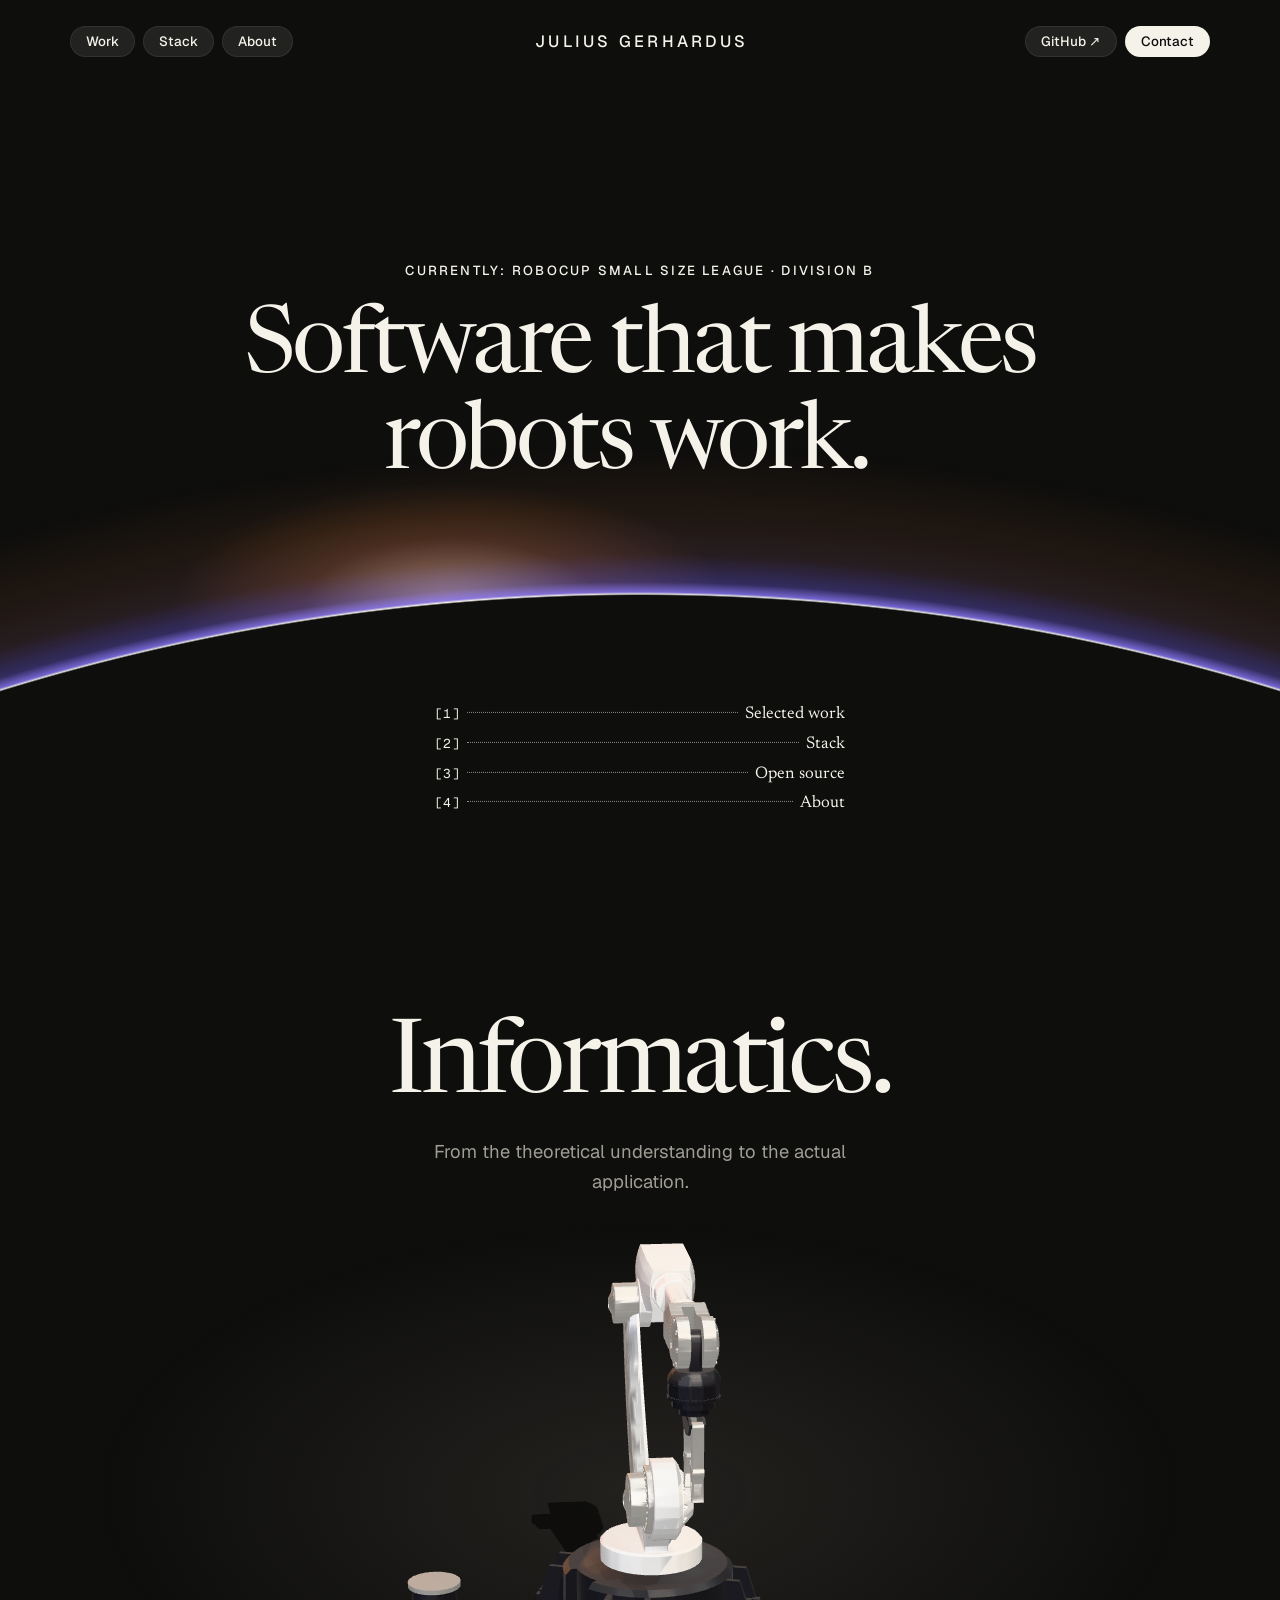
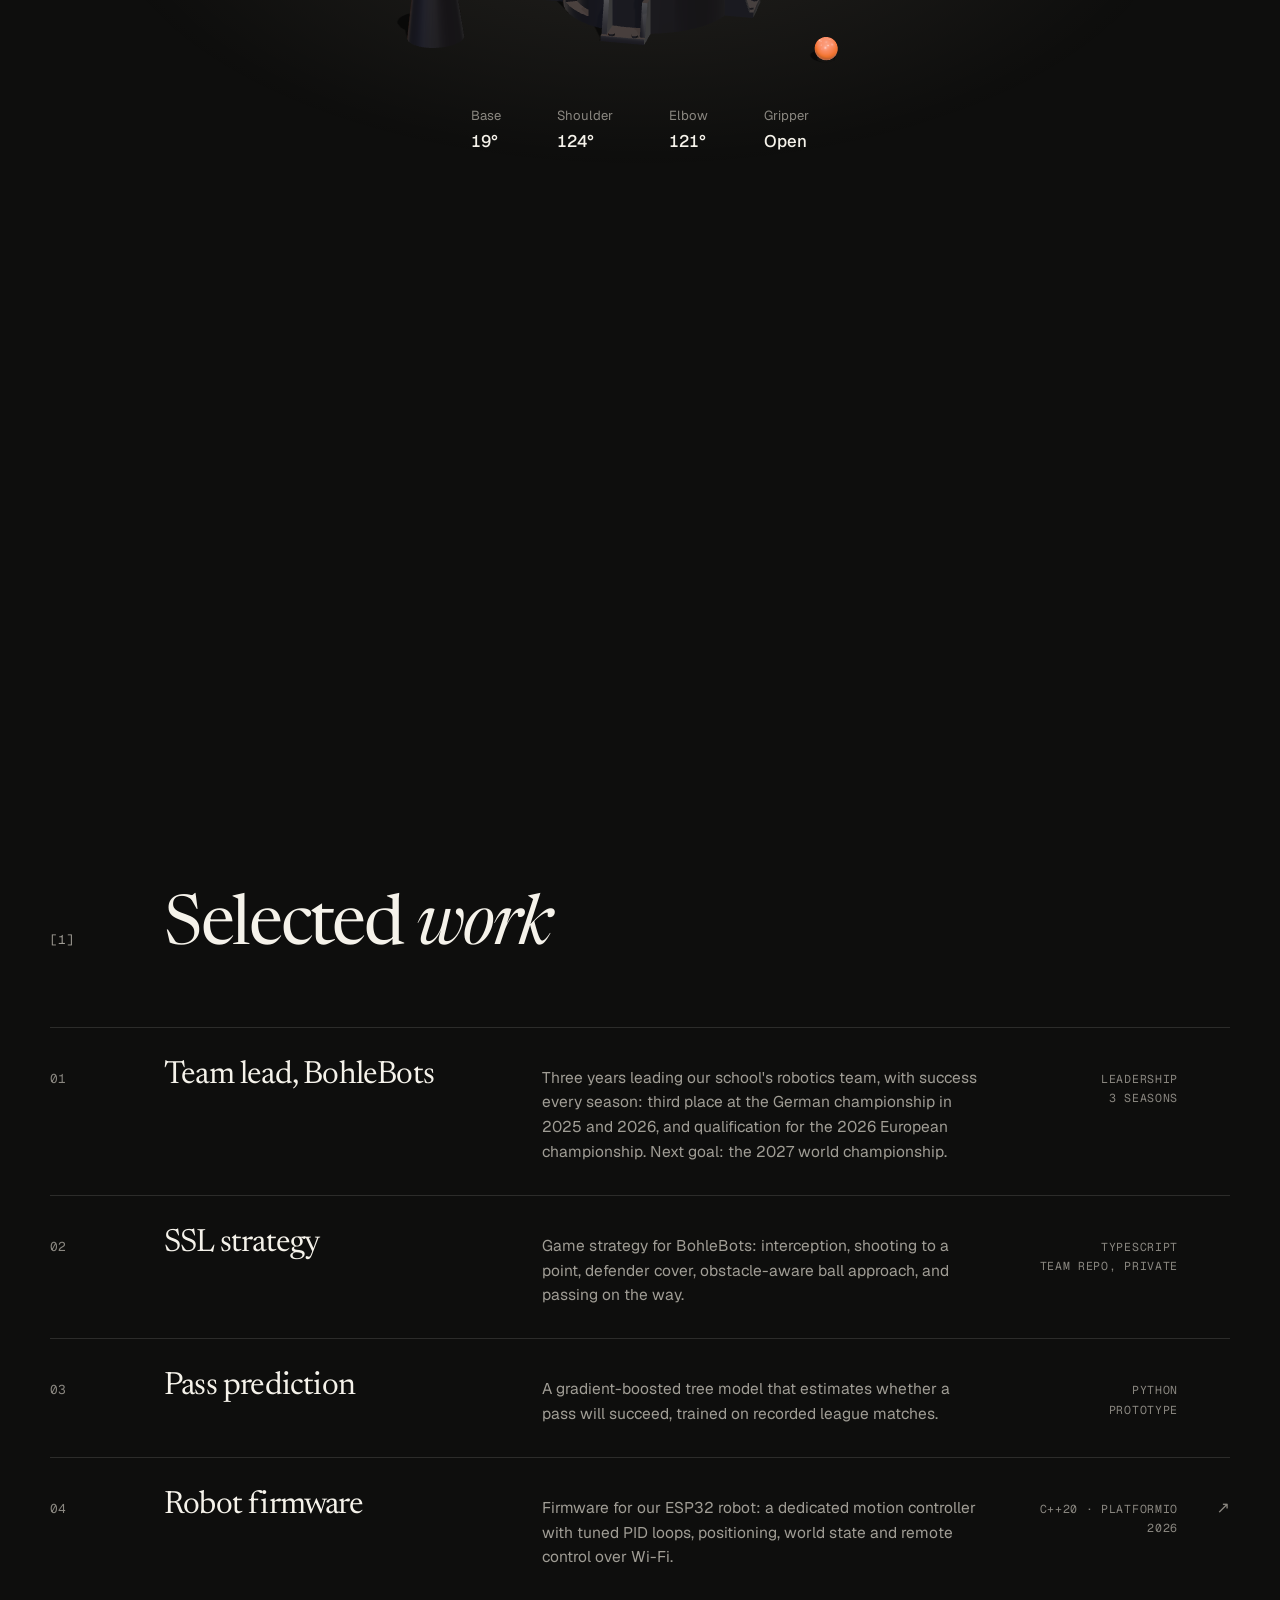
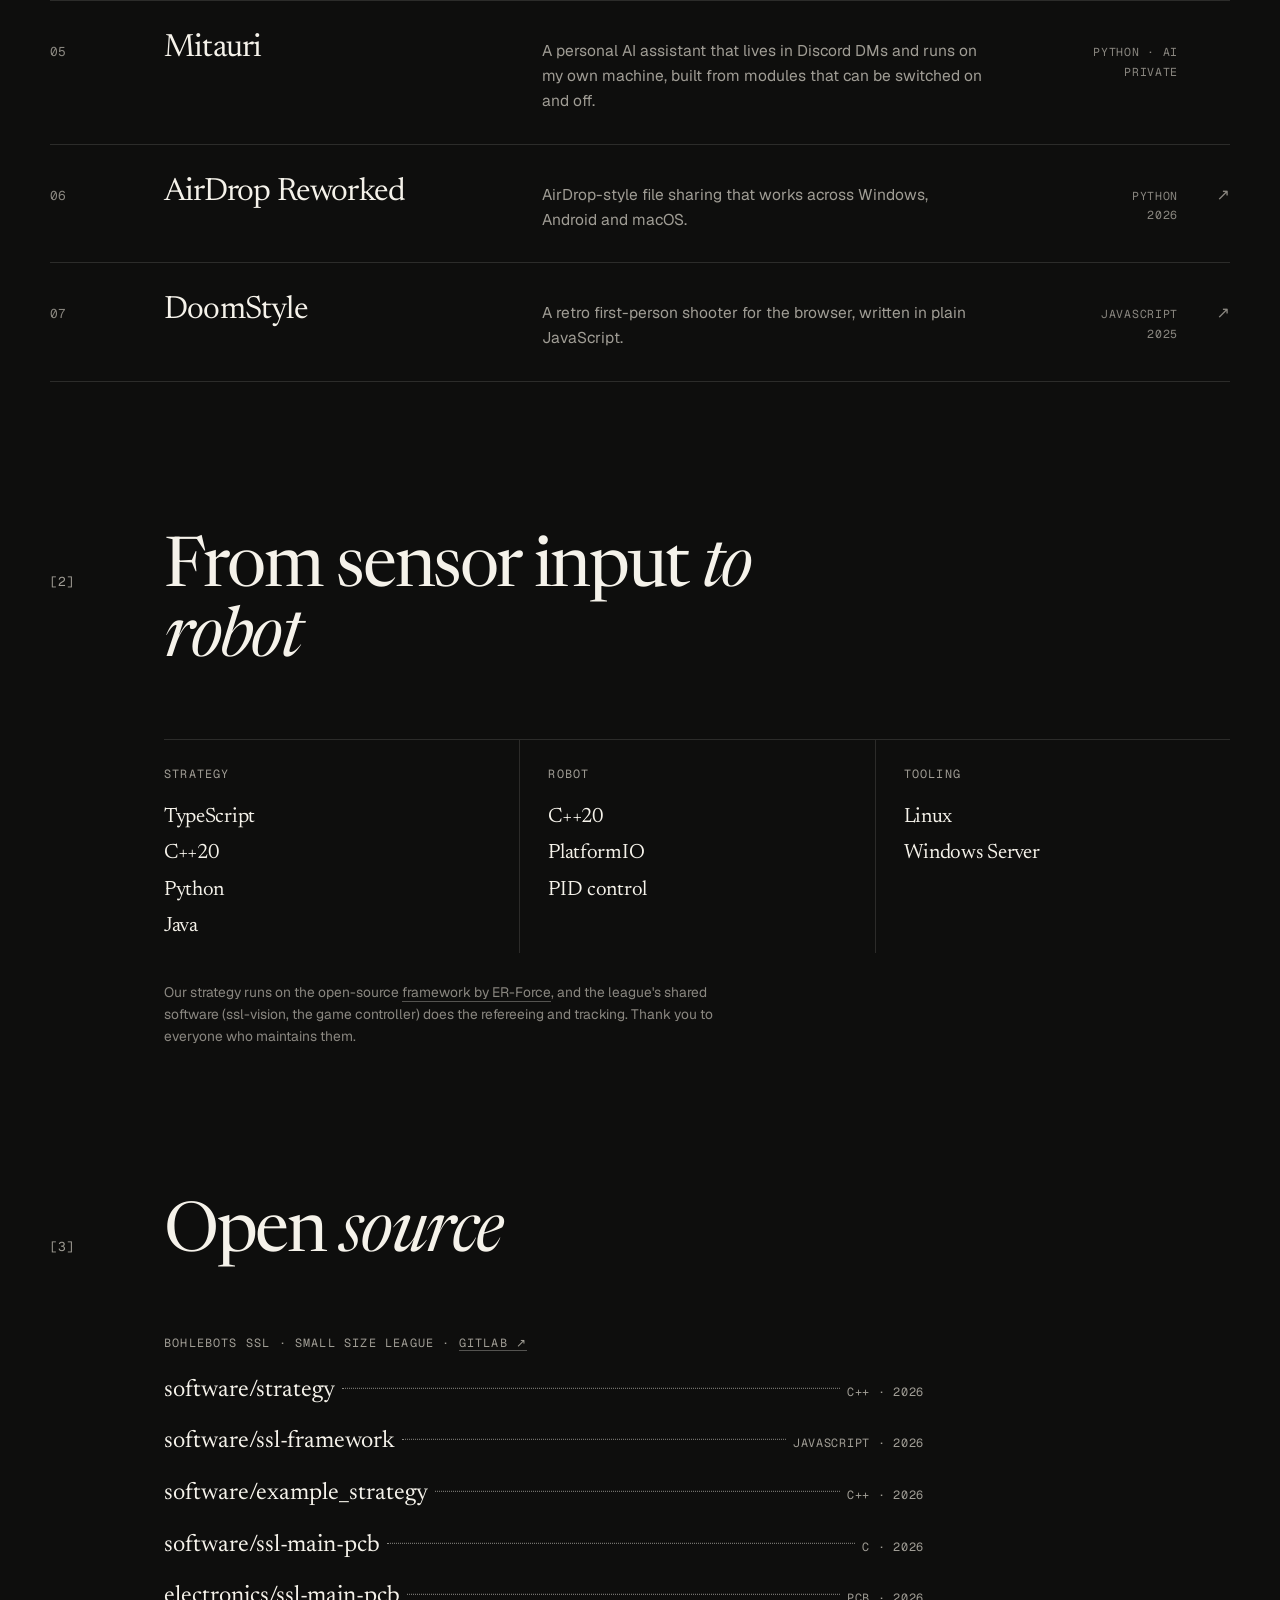
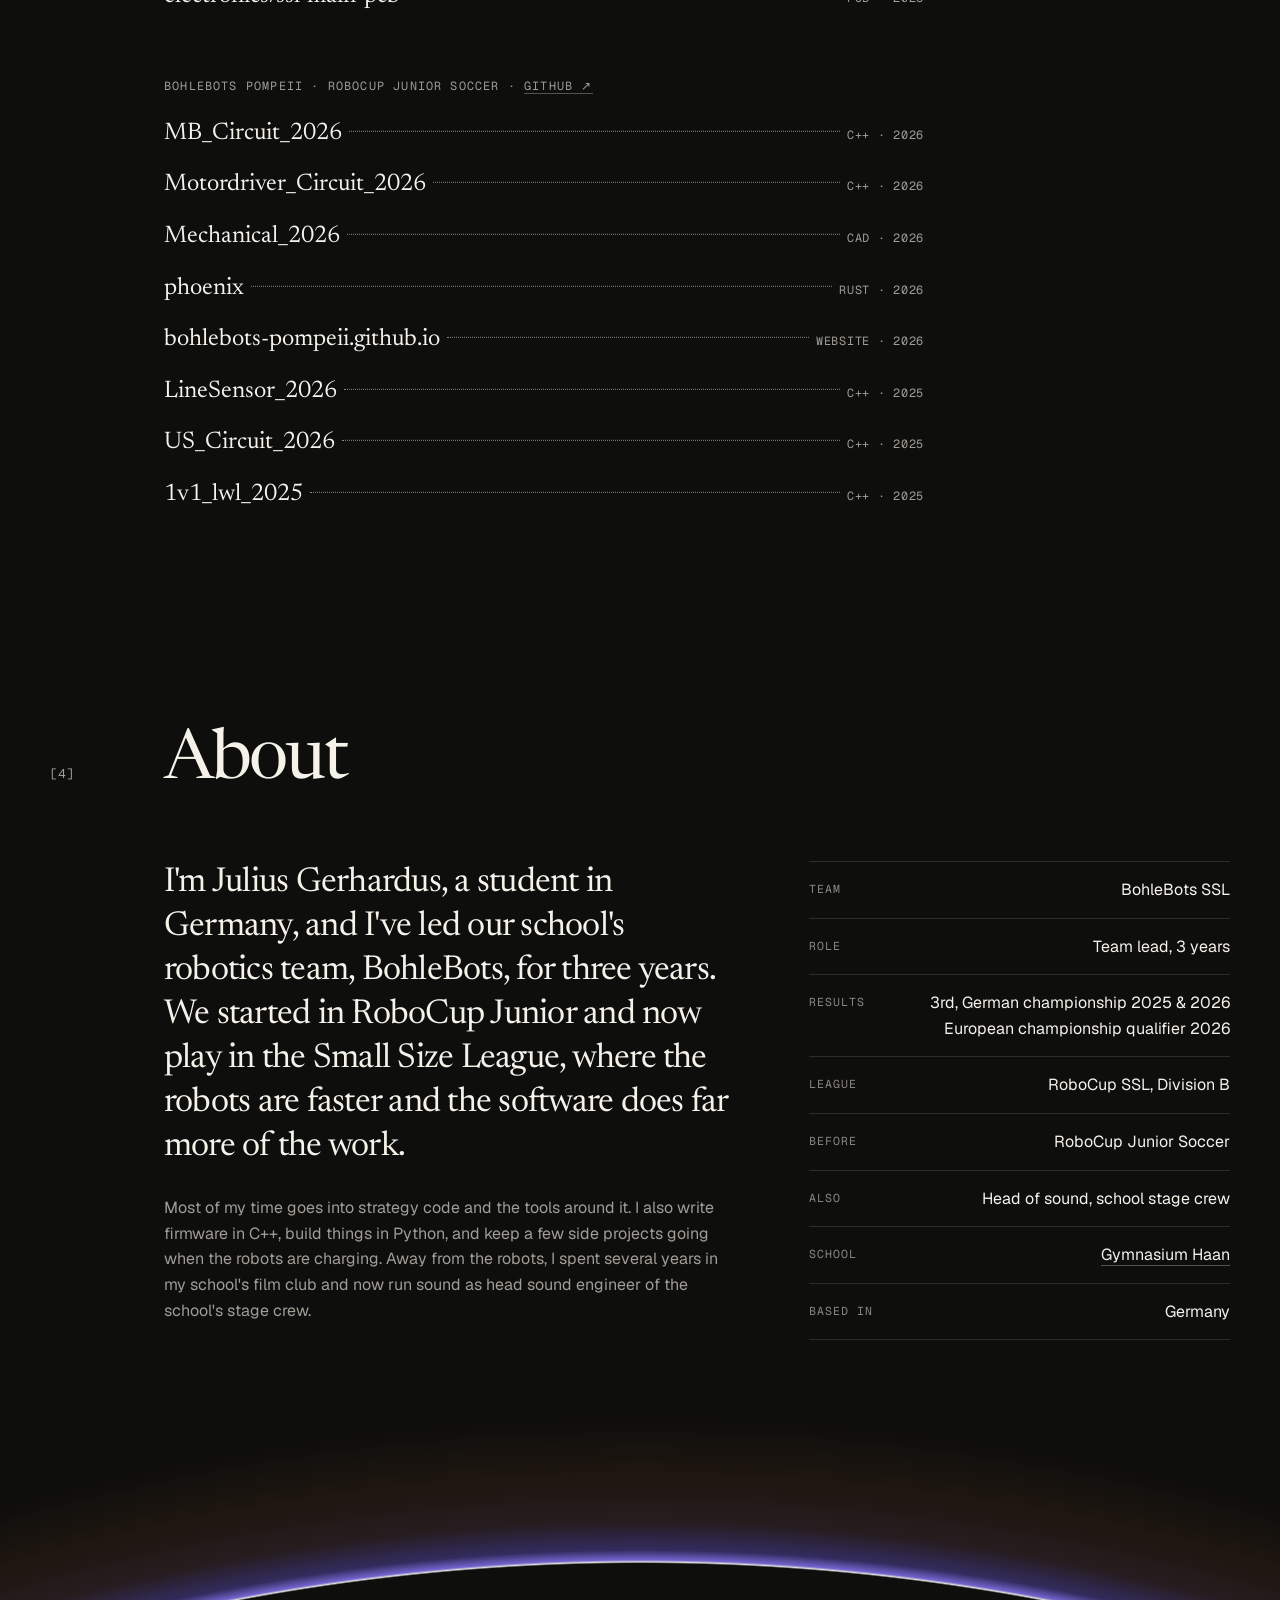
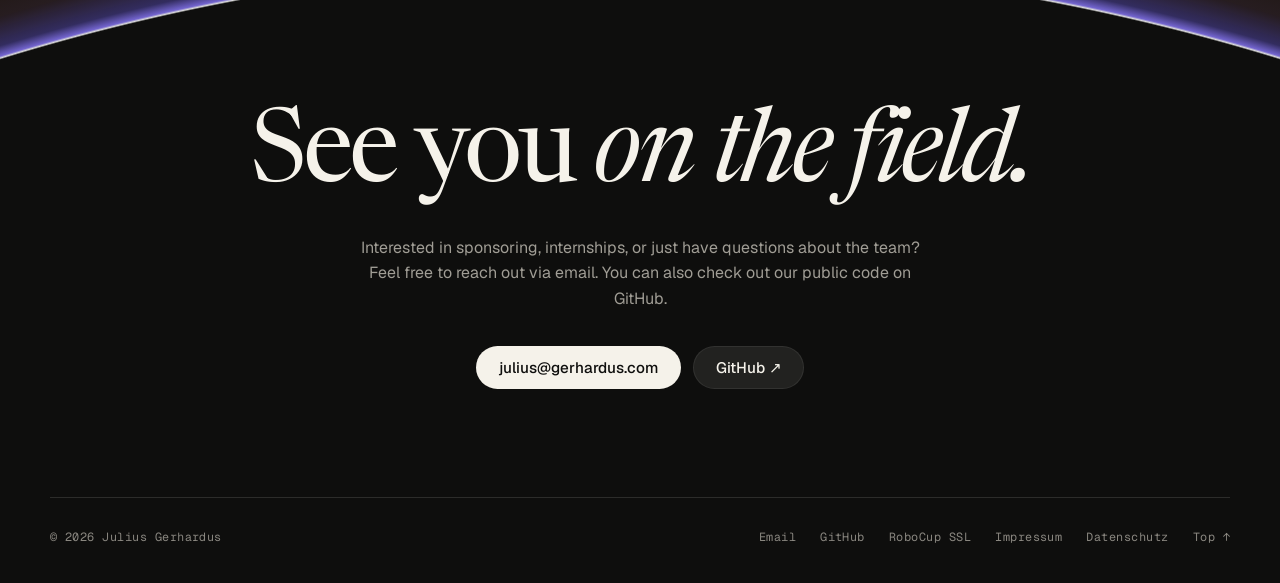
<file: index.html>
<!DOCTYPE html>
<html lang="en">
<head>
    <meta charset="utf-8" />
    <meta name="viewport" content="width=device-width, initial-scale=1" />
    <title>Julius Gerhardus | Robotics software and team lead at BohleBots</title>
    <meta name="description" content="Julius Gerhardus is a student from Germany and team lead of BohleBots, a RoboCup Small Size League team (Division B). He writes the robots' strategy software, tooling and C++ firmware." />
    <meta name="author" content="Julius Gerhardus" />
    <link rel="canonical" href="https://snapbanane.github.io/" />
    <meta property="og:type" content="website" />
    <meta property="og:title" content="Julius Gerhardus | Robotics software and team lead at BohleBots" />
    <meta property="og:site_name" content="Julius Gerhardus" />
    <meta property="og:locale" content="en_US" />
    <meta property="profile:first_name" content="Julius" />
    <meta property="profile:last_name" content="Gerhardus" />
    <meta property="og:description" content="Team lead and strategy developer at BohleBots, RoboCup Small Size League Division B: strategy software, tooling and robot firmware." />
    <meta property="og:url" content="https://snapbanane.github.io/" />
    <script type="application/ld+json">
    {
      "@context": "https://schema.org",
      "@graph": [
        {
          "@type": "Person",
          "@id": "https://snapbanane.github.io/#person",
          "name": "Julius Gerhardus",
          "givenName": "Julius",
          "familyName": "Gerhardus",
          "alternateName": "SnapBanane",
          "url": "https://snapbanane.github.io/",
          "image": "https://snapbanane.github.io/og-image.png",
          "jobTitle": "Team lead, BohleBots SSL",
          "description": "Student from Germany and team lead of BohleBots, a RoboCup Small Size League team (Division B), writing the robots' strategy software, tooling and firmware.",
          "memberOf": { "@type": "SportsTeam", "name": "BohleBots", "sport": "RoboCup Small Size League" },
          "affiliation": { "@type": "EducationalOrganization", "name": "Gymnasium Haan", "url": "https://gymhaan.de" },
          "nationality": { "@type": "Country", "name": "Germany" },
          "knowsAbout": ["Robotics", "RoboCup", "Robot soccer strategy", "TypeScript", "C++", "Python", "ESP32 firmware", "PID control", "Machine learning", "Team leadership"],
          "sameAs": ["https://github.com/SnapBanane"]
        },
        {
          "@type": "WebSite",
          "@id": "https://snapbanane.github.io/#website",
          "url": "https://snapbanane.github.io/",
          "name": "Julius Gerhardus",
          "inLanguage": "en",
          "publisher": { "@id": "https://snapbanane.github.io/#person" }
        },
        {
          "@type": "ProfilePage",
          "url": "https://snapbanane.github.io/",
          "name": "Julius Gerhardus",
          "mainEntity": { "@id": "https://snapbanane.github.io/#person" }
        }
      ]
    }
    </script>

    <link rel="icon" type="image/svg+xml" href="favicon.svg">
    <link rel="mask-icon" href="safari-pinned-tab.svg" color="#ff8a3d">
    <link rel="apple-touch-icon" href="apple-touch-icon.png">
    <meta name="theme-color" content="#0e0e0d">
    <meta name="color-scheme" content="dark">

    <meta property="og:image" content="https://snapbanane.github.io/og-image.png" />
    <meta name="twitter:card" content="summary_large_image" />
    <script>document.documentElement.classList.add('js')</script>

    <link rel="stylesheet" href="assets/css/main.css">
</head>
<body>

<div class="bars" aria-hidden="true"></div>

<header class="nav" id="nav">
    <nav class="nav-left" aria-label="Sections">
        <a class="pill" href="#work">Work</a>
        <a class="pill" href="#stack">Stack</a>
        <a class="pill" href="#about">About</a>
    </nav>
    <a class="wordmark" href="#top" aria-label="Julius Gerhardus, back to top">Julius Gerhardus</a>
    <div class="nav-right">
        <a class="pill nav-gh" href="https://github.com/SnapBanane" target="_blank" rel="noreferrer">GitHub ↗</a>
        <a class="pill pill--light" href="#contact">Contact</a>
    </div>
</header>

<main id="top">
            <div class="hero">
                <div class="hero-top">
                    <div class="dateline">Currently: RoboCup Small Size League · Division B</div>
                    <h1>
                        <span class="line"><span>Software that makes</span></span>
                        <span class="line"><span>robots work.</span></span>
                    </h1>
                </div>
                 <ol class="index">
                    <li style="--i:0"><a class="leader" href="#work"><span class="n">[1]</span><span class="dots"></span><span class="t">Selected work</span></a></li>
                    <li style="--i:1"><a class="leader" href="#stack"><span class="n">[2]</span><span class="dots"></span><span class="t">Stack</span></a></li>
                    <li style="--i:2"><a class="leader" href="#repos"><span class="n">[3]</span><span class="dots"></span><span class="t">Open source</span></a></li>
                    <li style="--i:3"><a class="leader" href="#about"><span class="n">[4]</span><span class="dots"></span><span class="t">About</span></a></li>
                </ol>
            </div>

    <!-- ============ ROBOT ARM ============ -->
    <div class="arm-scene" id="armScene">
        <div class="arm-stage">
            <div class="arm-caps">
                <div class="arm-cap"><h2>Informatics.</h2><p>From the theoretical understanding to the actual application.</p></div>
                <div class="arm-cap"><h2>Robotics.</h2><p>Robots that work. Competed in robot soccer championships 2024, 2025 and 2026</p></div>
                <div class="arm-cap"><h2>All me.</h2><p>Student attending <a href="https://gymhaan.de" target="_blank" rel="noreferrer">Gymnasium Haan</a></p></div>
            </div>
            <div class="arm-view"><canvas id="arm3d" role="img" aria-label="3D robot arm that picks up a ball and sets it on a stand as you scroll"></canvas></div>
            <div class="arm-read" aria-hidden="true">
                <div>Base<b id="rBase">0°</b></div>
                <div>Shoulder<b id="rShoulder">0°</b></div>
                <div>Elbow<b id="rElbow">0°</b></div>
                <div>Gripper<b id="rGrip">Open</b></div>
            </div>
        </div>
    </div>

    <!-- ============ WORK ============ -->
    <section id="work" class="wrap">
        <div class="sec-head reveal">
            <span class="n">[1]</span>
            <h2>Selected <em>work</em></h2>
        </div>
        <div class="work">
            <div class="row reveal">
                <span class="n">01</span>
                <h3>Team lead, BohleBots</h3>
                <p>Three years leading our school's robotics team, with success every season: third place at the German championship in 2025 and 2026, and qualification for the 2026 European championship. Next goal: the 2027 world championship.</p>
                <span class="meta">Leadership<br>3 seasons</span>
                <span></span>
            </div>
            <div class="row reveal">
                <span class="n">02</span>
                <h3>SSL strategy</h3>
                <p>Game strategy for BohleBots: interception, shooting to a point, defender cover, obstacle-aware ball approach, and passing on the way.</p>
                <span class="meta">TypeScript<br>Team repo, private</span>
                <span></span>
            </div>
            <div class="row reveal">
                <span class="n">03</span>
                <h3>Pass prediction</h3>
                <p>A gradient-boosted tree model that estimates whether a pass will succeed, trained on recorded league matches.</p>
                <span class="meta">Python<br>Prototype</span>
                <span></span>
            </div>
            <a class="row reveal" href="https://github.com/bohlebots-pompeii/MB_Circuit_2026" target="_blank" rel="noreferrer">
                <span class="n">04</span>
                <h3>Robot firmware</h3>
                <p>Firmware for our ESP32 robot: a dedicated motion controller with tuned PID loops, positioning, world state and remote control over Wi-Fi.</p>
                <span class="meta">C++20 · PlatformIO<br>2026</span>
                <span class="go" aria-hidden="true">↗</span>
            </a>
            <div class="row reveal">
                <span class="n">05</span>
                <h3>Mitauri</h3>
                <p>A personal AI assistant that lives in Discord DMs and runs on my own machine, built from modules that can be switched on and off.</p>
                <span class="meta">Python · AI<br>Private</span>
                <span></span>
            </div>
            <a class="row reveal" href="https://github.com/SnapBanane/AirDropReworked" target="_blank" rel="noreferrer">
                <span class="n">06</span>
                <h3>AirDrop Reworked</h3>
                <p>AirDrop-style file sharing that works across Windows, Android and macOS.</p>
                <span class="meta">Python<br>2026</span>
                <span class="go" aria-hidden="true">↗</span>
            </a>
            <a class="row reveal" href="https://github.com/SnapBanane/DoomStyle" target="_blank" rel="noreferrer">
                <span class="n">07</span>
                <h3>DoomStyle</h3>
                <p>A retro first-person shooter for the browser, written in plain JavaScript.</p>
                <span class="meta">JavaScript<br>2025</span>
                <span class="go" aria-hidden="true">↗</span>
            </a>
        </div>
    </section>

    <!-- ============ STACK ============ -->
    <section id="stack" class="wrap">
        <div class="sec-head reveal">
            <span class="n">[2]</span>
            <h2>From sensor input <em>to robot</em></h2>
        </div>
        <div class="stack reveal">
            <div>
                <h3>Strategy</h3>
                <ul>
                    <li>TypeScript</li>
                    <li>C++20</li>
                    <li>Python</li>
                    <li>Java</li>
                </ul>
            </div>
            <div>
                <h3>Robot</h3>
                <ul>
                    <li>C++20</li>
                    <li>PlatformIO</li>
                    <li>PID control</li>
                </ul>
            </div>
            <div>
                <h3>Tooling</h3>
                <ul>
                    <li>Linux</li>
                    <li>Windows Server</li>
                </ul>
            </div>
        </div>
        <p class="credit reveal">Our strategy runs on the open-source <a href="https://github.com/robotics-erlangen/framework" target="_blank" rel="noreferrer">framework by ER-Force</a>, and the league's shared software (ssl-vision, the game controller) does the refereeing and tracking. Thank you to everyone who maintains them.</p>
    </section>

    <!-- ============ REPOS ============ -->
    <section id="repos" class="wrap">
        <div class="sec-head reveal">
            <span class="n">[3]</span>
            <h2>Open <em>source</em></h2>
        </div>
        <!-- static on purpose: no visitor request goes to GitHub/GitLab APIs (privacy), nothing to rate-limit -->
        <div class="repo-group reveal" style="--i:0">
            <h3>BohleBots SSL · Small Size League · <a href="https://gitlab.com/bohlebots-ssl" target="_blank" rel="noreferrer">GitLab ↗</a></h3>
            <ul class="repo-list">
                <li><a class="leader" href="https://gitlab.com/bohlebots-ssl/software/strategy" target="_blank" rel="noreferrer"><span class="name">software/strategy</span><span class="dots"></span><span class="t">C++ · 2026</span></a></li>
                <li><a class="leader" href="https://gitlab.com/bohlebots-ssl/software/ssl-framework" target="_blank" rel="noreferrer"><span class="name">software/ssl-framework</span><span class="dots"></span><span class="t">JavaScript · 2026</span></a></li>
                <li><a class="leader" href="https://gitlab.com/bohlebots-ssl/software/example_strategy" target="_blank" rel="noreferrer"><span class="name">software/example_strategy</span><span class="dots"></span><span class="t">C++ · 2026</span></a></li>
                <li><a class="leader" href="https://gitlab.com/bohlebots-ssl/software/ssl-main-pcb" target="_blank" rel="noreferrer" title="Firmware for the main PCB"><span class="name">software/ssl-main-pcb</span><span class="dots"></span><span class="t">C · 2026</span></a></li>
                <li><a class="leader" href="https://gitlab.com/bohlebots-ssl/electronics/ssl-main-pcb" target="_blank" rel="noreferrer" title="Main PCB design"><span class="name">electronics/ssl-main-pcb</span><span class="dots"></span><span class="t">PCB · 2026</span></a></li>
            </ul>
        </div>
        <div class="repo-group reveal" style="--i:1">
            <h3>BohleBots Pompeii · RoboCup Junior Soccer · <a href="https://github.com/bohlebots-pompeii" target="_blank" rel="noreferrer">GitHub ↗</a></h3>
            <ul class="repo-list">
                <li><a class="leader" href="https://github.com/bohlebots-pompeii/MB_Circuit_2026" target="_blank" rel="noreferrer" title="Main controlling ESP code, RoboCup Junior Soccer 2v2 LWL"><span class="name">MB_Circuit_2026</span><span class="dots"></span><span class="t">C++ · 2026</span></a></li>
                <li><a class="leader" href="https://github.com/bohlebots-pompeii/Motordriver_Circuit_2026" target="_blank" rel="noreferrer"><span class="name">Motordriver_Circuit_2026</span><span class="dots"></span><span class="t">C++ · 2026</span></a></li>
                <li><a class="leader" href="https://github.com/bohlebots-pompeii/Mechanical_2026" target="_blank" rel="noreferrer" title="Mechanical design of the robot"><span class="name">Mechanical_2026</span><span class="dots"></span><span class="t">CAD · 2026</span></a></li>
                <li><a class="leader" href="https://github.com/bohlebots-pompeii/phoenix" target="_blank" rel="noreferrer"><span class="name">phoenix</span><span class="dots"></span><span class="t">Rust · 2026</span></a></li>
                <li><a class="leader" href="https://github.com/bohlebots-pompeii/bohlebots-pompeii.github.io" target="_blank" rel="noreferrer" title="Team website"><span class="name">bohlebots-pompeii.github.io</span><span class="dots"></span><span class="t">Website · 2026</span></a></li>
                <li><a class="leader" href="https://github.com/bohlebots-pompeii/LineSensor_2026" target="_blank" rel="noreferrer"><span class="name">LineSensor_2026</span><span class="dots"></span><span class="t">C++ · 2025</span></a></li>
                <li><a class="leader" href="https://github.com/bohlebots-pompeii/US_Circuit_2026" target="_blank" rel="noreferrer"><span class="name">US_Circuit_2026</span><span class="dots"></span><span class="t">C++ · 2025</span></a></li>
                <li><a class="leader" href="https://github.com/bohlebots-pompeii/1v1_lwl_2025" target="_blank" rel="noreferrer"><span class="name">1v1_lwl_2025</span><span class="dots"></span><span class="t">C++ · 2025</span></a></li>
            </ul>
        </div>
    </section>

    <!-- ============ ABOUT ============ -->
    <section id="about" class="wrap">
        <div class="sec-head reveal">
            <span class="n">[4]</span>
            <h2>About</h2>
        </div>
        <div class="about">
            <div class="reveal">
                <p class="lead">I'm Julius Gerhardus, a student in Germany, and I've led our school's robotics team, BohleBots, for three years. We started in RoboCup Junior and now play in the Small Size League, where the robots are faster and the software does far more of the work.</p>
                <p class="body">Most of my time goes into strategy code and the tools around it. I also write firmware in C++, build things in Python, and keep a few side projects going when the robots are charging. Away from the robots, I spent several years in my school's film club and now run sound as head sound engineer of the school's stage crew.</p>
            </div>
            <dl class="facts reveal" style="--i:1">
                <div><dt>Team</dt><dd>BohleBots SSL</dd></div>
                <div><dt>Role</dt><dd>Team lead, 3 years</dd></div>
                <div><dt>Results</dt><dd>3rd, German championship 2025 &amp; 2026<br>European championship qualifier 2026</dd></div>
                <div><dt>League</dt><dd>RoboCup SSL, Division B</dd></div>
                <div><dt>Before</dt><dd>RoboCup Junior Soccer</dd></div>
                <div><dt>Also</dt><dd>Head of sound, school stage crew</dd></div>
                <div><dt>School</dt><dd><a href="https://gymhaan.de" target="_blank" rel="noreferrer">Gymnasium Haan</a></dd></div>
                <div><dt>Based in</dt><dd>Germany</dd></div>
            </dl>
        </div>
    </section>

    <div class="closing" id="contact">
         <h2 class="reveal">See you <em>on the field.</em></h2>
        <p class="reveal" style="--i:1">Interested in sponsoring, internships, or just have questions about the team? Feel free to reach out via email. You can also check out our public code on GitHub.</p>
        <div class="reveal cta" style="--i:2"><a class="pill pill--light js-mail" href="#about">julius [at] gerhardus.com</a> <a class="pill" href="https://github.com/SnapBanane" target="_blank" rel="noreferrer">GitHub ↗</a></div>
    </div>
</main>

<footer class="wrap">
    <span>© <span id="year"></span> Julius Gerhardus</span>
    <nav aria-label="Footer">
        <a class="js-mail" href="#about">Email</a>
        <a href="https://github.com/SnapBanane" target="_blank" rel="noreferrer">GitHub</a>
        <a href="https://ssl.robocup.org" target="_blank" rel="noreferrer">RoboCup SSL</a>
        <a href="impressum.html">Impressum</a>
        <a href="datenschutz.html">Datenschutz</a>
        <a href="#top">Top ↑</a>
    </nav>
</footer>

<script src="assets/js/main.js" defer></script>
<script type="importmap">{ "imports": { "three": "./assets/vendor/three.module.min.js" } }</script>
<script type="module" src="assets/js/arm.js"></script>
</body>
</html>
</file>
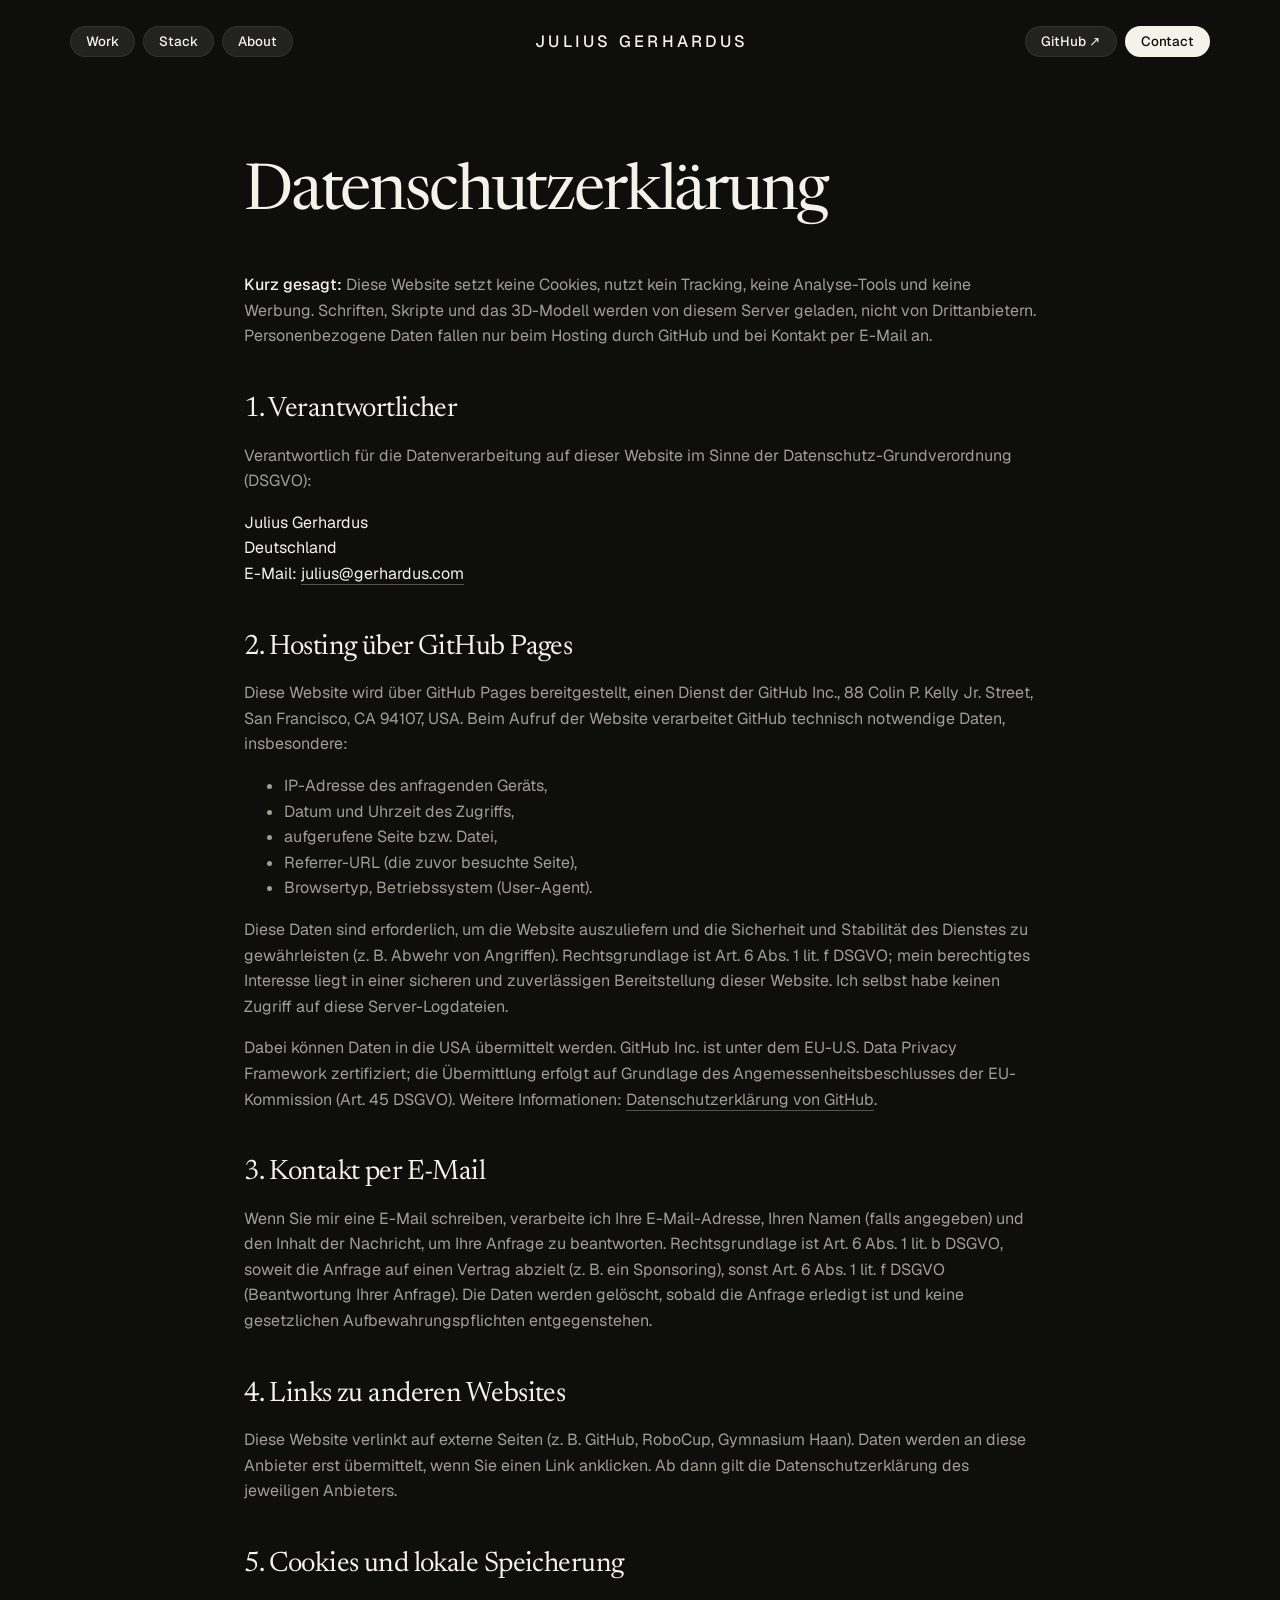
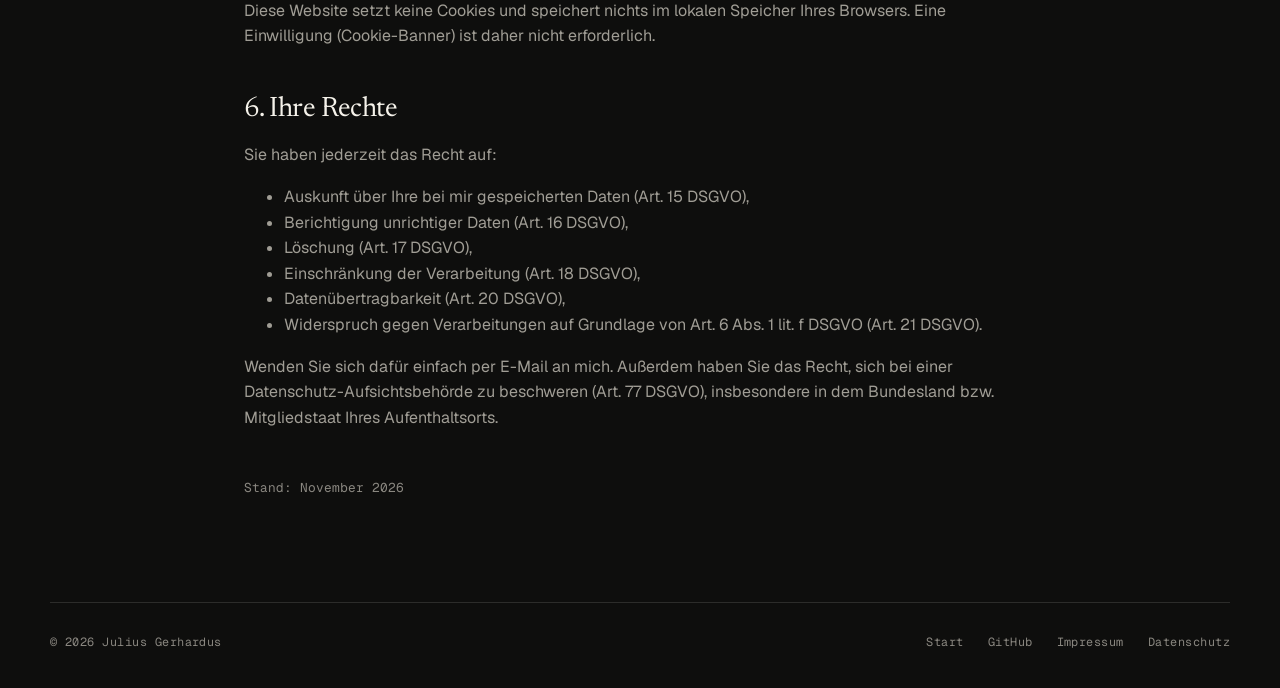
<file: datenschutz.html>
<!DOCTYPE html>
<html lang="de">
<head>
    <meta charset="utf-8" />
    <meta name="viewport" content="width=device-width, initial-scale=1" />
    <title>Datenschutzerklärung | Julius Gerhardus</title>
    <meta name="description" content="Datenschutzerklärung für snapbanane.github.io, die Website von Julius Gerhardus." />
    <link rel="canonical" href="https://snapbanane.github.io/datenschutz.html" />
    <link rel="icon" type="image/svg+xml" href="favicon.svg">
    <link rel="mask-icon" href="safari-pinned-tab.svg" color="#ff8a3d">
    <link rel="apple-touch-icon" href="apple-touch-icon.png">
    <meta name="theme-color" content="#0e0e0d">
    <meta name="color-scheme" content="dark">
    <link rel="stylesheet" href="assets/css/main.css">
</head>
<body>

<header class="nav" id="nav">
    <nav class="nav-left" aria-label="Bereiche">
        <a class="pill" href="./#work">Work</a>
        <a class="pill" href="./#stack">Stack</a>
        <a class="pill" href="./#about">About</a>
    </nav>
    <a class="wordmark" href="./" aria-label="Julius Gerhardus, zur Startseite">Julius Gerhardus</a>
    <div class="nav-right">
        <a class="pill nav-gh" href="https://github.com/SnapBanane" target="_blank" rel="noreferrer">GitHub ↗</a>
        <a class="pill pill--light" href="./#contact">Contact</a>
    </div>
</header>

<main id="top" class="wrap legal">
    <h1>Datenschutz&shy;erklärung</h1>

    <p><strong>Kurz gesagt:</strong> Diese Website setzt keine Cookies, nutzt kein Tracking, keine Analyse-Tools und keine Werbung. Schriften, Skripte und das 3D-Modell werden von diesem Server geladen, nicht von Drittanbietern. Personenbezogene Daten fallen nur beim Hosting durch GitHub und bei Kontakt per E-Mail an.</p>

    <h2>1. Verantwortlicher</h2>
    <p>Verantwortlich für die Datenverarbeitung auf dieser Website im Sinne der Datenschutz-Grundverordnung (DSGVO):</p>
    <address>
        Julius Gerhardus<br>
        Deutschland<br>
        E-Mail: <a class="js-mail" href="#">julius [at] gerhardus.com</a>
    </address>

    <h2>2. Hosting über GitHub Pages</h2>
    <p>Diese Website wird über GitHub Pages bereitgestellt, einen Dienst der GitHub Inc., 88 Colin P. Kelly Jr. Street, San Francisco, CA 94107, USA. Beim Aufruf der Website verarbeitet GitHub technisch notwendige Daten, insbesondere:</p>
    <ul>
        <li>IP-Adresse des anfragenden Geräts,</li>
        <li>Datum und Uhrzeit des Zugriffs,</li>
        <li>aufgerufene Seite bzw. Datei,</li>
        <li>Referrer-URL (die zuvor besuchte Seite),</li>
        <li>Browsertyp, Betriebssystem (User-Agent).</li>
    </ul>
    <p>Diese Daten sind erforderlich, um die Website auszuliefern und die Sicherheit und Stabilität des Dienstes zu gewährleisten (z.&nbsp;B. Abwehr von Angriffen). Rechtsgrundlage ist Art.&nbsp;6 Abs.&nbsp;1 lit.&nbsp;f DSGVO; mein berechtigtes Interesse liegt in einer sicheren und zuverlässigen Bereitstellung dieser Website. Ich selbst habe keinen Zugriff auf diese Server-Logdateien.</p>
    <p>Dabei können Daten in die USA übermittelt werden. GitHub Inc. ist unter dem EU-U.S. Data Privacy Framework zertifiziert; die Übermittlung erfolgt auf Grundlage des Angemessenheitsbeschlusses der EU-Kommission (Art.&nbsp;45 DSGVO). Weitere Informationen: <a href="https://docs.github.com/de/site-policy/privacy-policies/github-general-privacy-statement" target="_blank" rel="noreferrer">Datenschutzerklärung von GitHub</a>.</p>

    <h2>3. Kontakt per E-Mail</h2>
    <p>Wenn Sie mir eine E-Mail schreiben, verarbeite ich Ihre E-Mail-Adresse, Ihren Namen (falls angegeben) und den Inhalt der Nachricht, um Ihre Anfrage zu beantworten. Rechtsgrundlage ist Art.&nbsp;6 Abs.&nbsp;1 lit.&nbsp;b DSGVO, soweit die Anfrage auf einen Vertrag abzielt (z.&nbsp;B. ein Sponsoring), sonst Art.&nbsp;6 Abs.&nbsp;1 lit.&nbsp;f DSGVO (Beantwortung Ihrer Anfrage). Die Daten werden gelöscht, sobald die Anfrage erledigt ist und keine gesetzlichen Aufbewahrungspflichten entgegenstehen.</p>

    <h2>4. Links zu anderen Websites</h2>
    <p>Diese Website verlinkt auf externe Seiten (z.&nbsp;B. GitHub, RoboCup, Gymnasium Haan). Daten werden an diese Anbieter erst übermittelt, wenn Sie einen Link anklicken. Ab dann gilt die Datenschutzerklärung des jeweiligen Anbieters.</p>

    <h2>5. Cookies und lokale Speicherung</h2>
    <p>Diese Website setzt keine Cookies und speichert nichts im lokalen Speicher Ihres Browsers. Eine Einwilligung (Cookie-Banner) ist daher nicht erforderlich.</p>

    <h2>6. Ihre Rechte</h2>
    <p>Sie haben jederzeit das Recht auf:</p>
    <ul>
        <li>Auskunft über Ihre bei mir gespeicherten Daten (Art.&nbsp;15 DSGVO),</li>
        <li>Berichtigung unrichtiger Daten (Art.&nbsp;16 DSGVO),</li>
        <li>Löschung (Art.&nbsp;17 DSGVO),</li>
        <li>Einschränkung der Verarbeitung (Art.&nbsp;18 DSGVO),</li>
        <li>Datenübertragbarkeit (Art.&nbsp;20 DSGVO),</li>
        <li>Widerspruch gegen Verarbeitungen auf Grundlage von Art.&nbsp;6 Abs.&nbsp;1 lit.&nbsp;f DSGVO (Art.&nbsp;21 DSGVO).</li>
    </ul>
    <p>Wenden Sie sich dafür einfach per E-Mail an mich. Außerdem haben Sie das Recht, sich bei einer Datenschutz-Aufsichtsbehörde zu beschweren (Art.&nbsp;77 DSGVO), insbesondere in dem Bundesland bzw. Mitgliedstaat Ihres Aufenthaltsorts.</p>

    <p class="stand">Stand: November 2026</p>
</main>

<footer class="wrap">
    <span>© <span id="year"></span> Julius Gerhardus</span>
    <nav aria-label="Footer">
        <a href="./">Start</a>
        <a href="https://github.com/SnapBanane" target="_blank" rel="noreferrer">GitHub</a>
        <a href="impressum.html">Impressum</a>
        <a href="datenschutz.html" aria-current="page">Datenschutz</a>
    </nav>
</footer>

<script src="assets/js/main.js" defer></script>
</body>
</html>
</file>
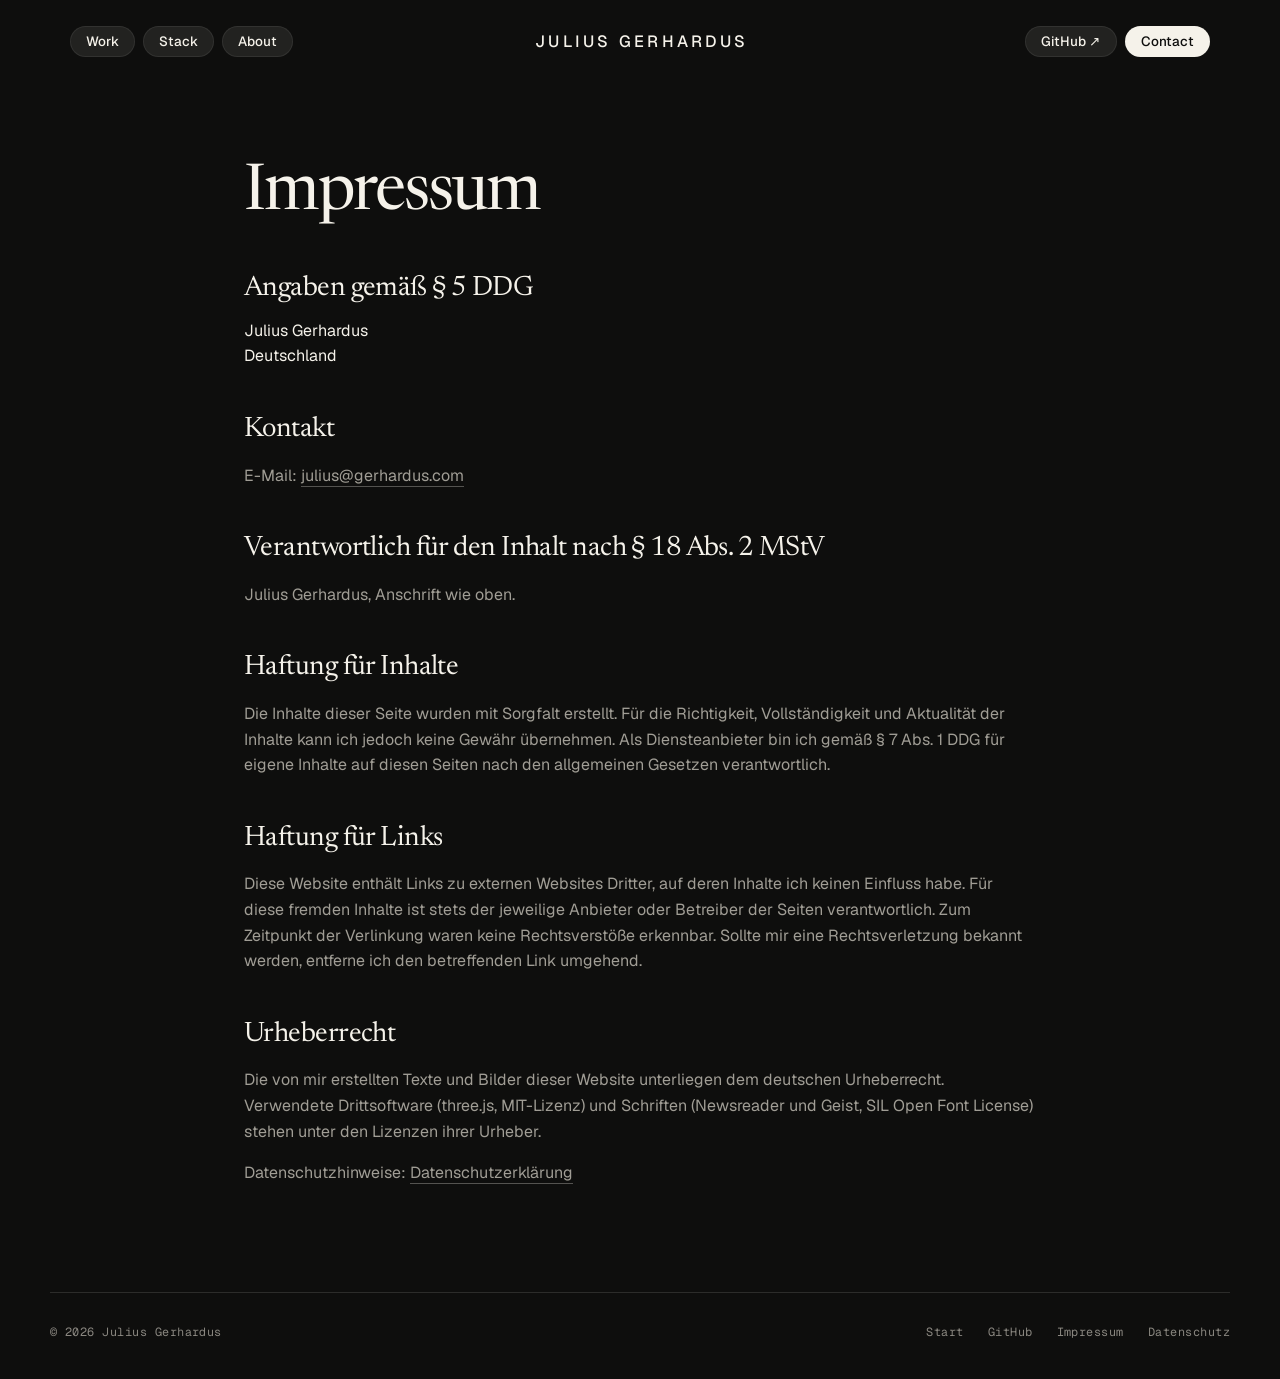
<file: impressum.html>
<!DOCTYPE html>
<html lang="de">
<head>
    <meta charset="utf-8" />
    <meta name="viewport" content="width=device-width, initial-scale=1" />
    <title>Impressum | Julius Gerhardus</title>
    <meta name="description" content="Impressum von snapbanane.github.io, der Website von Julius Gerhardus." />
    <link rel="canonical" href="https://snapbanane.github.io/impressum.html" />
    <link rel="icon" type="image/svg+xml" href="favicon.svg">
    <link rel="mask-icon" href="safari-pinned-tab.svg" color="#ff8a3d">
    <link rel="apple-touch-icon" href="apple-touch-icon.png">
    <meta name="theme-color" content="#0e0e0d">
    <meta name="color-scheme" content="dark">
    <link rel="stylesheet" href="assets/css/main.css">
</head>
<body>

<header class="nav" id="nav">
    <nav class="nav-left" aria-label="Bereiche">
        <a class="pill" href="./#work">Work</a>
        <a class="pill" href="./#stack">Stack</a>
        <a class="pill" href="./#about">About</a>
    </nav>
    <a class="wordmark" href="./" aria-label="Julius Gerhardus, zur Startseite">Julius Gerhardus</a>
    <div class="nav-right">
        <a class="pill nav-gh" href="https://github.com/SnapBanane" target="_blank" rel="noreferrer">GitHub ↗</a>
        <a class="pill pill--light" href="./#contact">Contact</a>
    </div>
</header>

<main id="top" class="wrap legal">
    <h1>Impressum</h1>

    <h2>Angaben gemäß § 5 DDG</h2>
    <!-- TODO: ladungsfähige Postanschrift eintragen (kein Postfach). Ohne Anschrift ist das Impressum unvollständig. -->
    <address>
        Julius Gerhardus<br>
        Deutschland
    </address>

    <h2>Kontakt</h2>
    <p>E-Mail: <a class="js-mail" href="#">julius [at] gerhardus.com</a></p>

    <h2>Verantwortlich für den Inhalt nach § 18 Abs. 2 MStV</h2>
    <p>Julius Gerhardus, Anschrift wie oben.</p>

    <h2>Haftung für Inhalte</h2>
    <p>Die Inhalte dieser Seite wurden mit Sorgfalt erstellt. Für die Richtigkeit, Vollständigkeit und Aktualität der Inhalte kann ich jedoch keine Gewähr übernehmen. Als Diensteanbieter bin ich gemäß § 7 Abs. 1 DDG für eigene Inhalte auf diesen Seiten nach den allgemeinen Gesetzen verantwortlich.</p>

    <h2>Haftung für Links</h2>
    <p>Diese Website enthält Links zu externen Websites Dritter, auf deren Inhalte ich keinen Einfluss habe. Für diese fremden Inhalte ist stets der jeweilige Anbieter oder Betreiber der Seiten verantwortlich. Zum Zeitpunkt der Verlinkung waren keine Rechtsverstöße erkennbar. Sollte mir eine Rechtsverletzung bekannt werden, entferne ich den betreffenden Link umgehend.</p>

    <h2>Urheberrecht</h2>
    <p>Die von mir erstellten Texte und Bilder dieser Website unterliegen dem deutschen Urheberrecht. Verwendete Drittsoftware (three.js, MIT-Lizenz) und Schriften (Newsreader und Geist, SIL Open Font License) stehen unter den Lizenzen ihrer Urheber.</p>

    <p>Datenschutzhinweise: <a href="datenschutz.html">Datenschutzerklärung</a></p>
</main>

<footer class="wrap">
    <span>© <span id="year"></span> Julius Gerhardus</span>
    <nav aria-label="Footer">
        <a href="./">Start</a>
        <a href="https://github.com/SnapBanane" target="_blank" rel="noreferrer">GitHub</a>
        <a href="impressum.html" aria-current="page">Impressum</a>
        <a href="datenschutz.html">Datenschutz</a>
    </nav>
</footer>

<script src="assets/js/main.js" defer></script>
</body>
</html>
</file>
<file: assets/css/main.css>
/* fonts are served from this site, not from Google (no visitor data leaves for a font) */
@font-face { font-family: "Newsreader"; font-style: normal; font-weight: 400 500; font-display: swap; src: url(../fonts/newsreader-normal-0.woff2) format("woff2"); }
@font-face { font-family: "Newsreader"; font-style: italic; font-weight: 400; font-display: swap; src: url(../fonts/newsreader-italic-0.woff2) format("woff2"); }
@font-face { font-family: "Geist"; font-style: normal; font-weight: 400 500; font-display: swap; src: url(../fonts/geist-normal-0.woff2) format("woff2"); }
@font-face { font-family: "Geist Mono"; font-style: normal; font-weight: 400 500; font-display: swap; src: url(../fonts/geist-mono-normal-0.woff2) format("woff2"); }
:root {
    --bg: #0e0e0d;
    --text: #f5f2ea;
    --muted: #a09d95;
    --faint: #8a8780;
    --line: rgba(245, 242, 234, 0.13);
    --line-strong: rgba(245, 242, 234, 0.3);
    --pill: #222220;
    --pill-hover: #2e2e2b;
    --ball: #ff8a3d;
    --serif: "Newsreader", "Iowan Old Style", Georgia, serif;
    --sans: "Geist", ui-sans-serif, system-ui, -apple-system, "Segoe UI", sans-serif;
    --mono: "Geist Mono", ui-monospace, "SF Mono", Menlo, monospace;
    --ease: cubic-bezier(0.22, 1, 0.36, 1);
}

*, *::before, *::after { box-sizing: border-box; }
html { scroll-behavior: smooth; -webkit-text-size-adjust: 100%; }
body {
    margin: 0; background: var(--bg); color: var(--text);
    font-family: var(--sans); font-size: 16px; line-height: 1.6;
    -webkit-font-smoothing: antialiased; overflow-x: clip;
}
a { color: inherit; text-decoration: none; }
::selection { background: var(--text); color: var(--bg); }
:focus-visible { outline: 1px solid var(--text); outline-offset: 4px; border-radius: 4px; }
.wrap { width: min(1180px, 100% - 48px); margin-inline: auto; }

/* ================= Entrance: letterbox bars that open as the light comes up ================= */
.bars::before, .bars::after { content: ""; position: fixed; left: 0; right: 0; height: 13vh; background: #000; z-index: 60; pointer-events: none; animation: barOut .8s var(--ease) .15s forwards; }
.bars::before { top: 0; transform-origin: 50% 0; }
.bars::after { bottom: 0; transform-origin: 50% 100%; }
@keyframes barOut { to { transform: scaleY(0); } }

/* ================= Nav ================= */
.nav {
    position: fixed; inset: 0 0 auto 0; z-index: 40;
    display: grid; grid-template-columns: 1fr auto 1fr; align-items: center; column-gap: 12px;
    padding: 26px clamp(20px, 5.5vw, 80px);
    transition: background-color .4s, padding .4s var(--ease);
    animation: fade .8s ease .4s both;
}
.nav.scrolled { padding-block: 14px; background: rgba(14,14,13,.72); -webkit-backdrop-filter: blur(14px); backdrop-filter: blur(14px); }
.nav-left, .nav-right { display: flex; gap: 8px; }
.nav-right { justify-content: flex-end; }
.pill {
    font-size: .84rem; font-weight: 500; line-height: 1; padding: 8px 15px; border-radius: 999px;
    background: var(--pill); border: 1px solid rgba(255,255,255,.07);
    transition: background-color .3s, border-color .3s, transform .4s var(--ease);
}
.pill:hover { background: var(--pill-hover); border-color: rgba(255,255,255,.16); }
.pill--light { background: var(--text); color: var(--bg); border-color: transparent; }
.pill--light:hover { background: #fff; }
.closing .pill:hover { transform: translateY(-2px); }
.wordmark { font-weight: 500; font-size: 1.02rem; letter-spacing: .2em; text-transform: uppercase; padding-left: .2em; }


.hero {
    position: relative; overflow: hidden;
    height: 100vh; height: 100svh; min-height: 640px;
    display: grid; grid-template-rows: 1fr auto; justify-items: center;
    padding: 0 24px clamp(44px, 9vh, 96px);
}
.hero > * { position: relative; }
.hero-top { align-self: center; text-align: center; padding-top: 6vh; }
.dateline { font-size: .82rem; font-weight: 500; letter-spacing: .17em; text-transform: uppercase; animation: fade .8s ease .2s both; }
h1 {
    font-family: var(--serif); font-weight: 400; letter-spacing: -.034em; line-height: 1.02;
    font-size: clamp(2.7rem, 7.3vw, 6.4rem); margin: 22px 0 0; text-align: left; display: inline-block;
}
h1 .line { display: block; }
h1 .line:nth-child(2) { margin-left: 1.5em; }
h1 .line > span { display: inline-block; opacity: 0; transform: translateY(.28em); filter: blur(10px); animation: lineUp 1.1s var(--ease) forwards; }
h1 .line:nth-child(1) > span { animation-delay: .1s; }
h1 .line:nth-child(2) > span { animation-delay: .22s; }
@keyframes lineUp { to { opacity: 1; transform: none; filter: none; } }
@keyframes fade { from { opacity: 0; } }
@keyframes rise { from { opacity: 0; transform: translateY(14px); } }

/* dotted-leader index */
.index { list-style: none; margin: 0; padding: 0; width: min(410px, 100%); }
.index li { animation: rise .9s var(--ease) both; animation-delay: calc(.5s + var(--i) * 70ms); }
.leader { display: flex; align-items: baseline; gap: 7px; padding: 3px 0; font-family: var(--serif); font-size: 1.06rem; line-height: 1.4; }
.leader .n { font-family: var(--mono); font-size: .8rem; letter-spacing: .02em; }
.leader .dots { flex: 1; min-width: 24px; border-bottom: 1.5px dotted currentColor; opacity: .55; transform: translateY(-.3em); transition: opacity .3s; }
.leader .t { transition: transform .4s var(--ease), color .3s; }
a.leader:hover .dots { opacity: 1; }
a.leader:hover .t { color: var(--ball); transform: translateX(-4px); }


/* ================= Robot arm: pinned for one long beat, the scroll drives it, then the page moves on ================= */
.arm-scene { height: 160vh; height: 160svh; position: relative; }
.arm-stage { position: sticky; top: 0; height: 100vh; height: 100svh; overflow: hidden; display: grid; grid-template-rows: auto minmax(0, 1fr) auto; justify-items: center; padding: clamp(84px, 13vh, 130px) 20px clamp(24px, 5vh, 48px); }
.arm-caps { position: relative; width: min(760px, 100%); height: clamp(150px, 21vh, 200px); text-align: center; }
.arm-cap { position: absolute; inset: 0; will-change: opacity, transform, filter; }
.arm-cap + .arm-cap { opacity: 0; }                                  /* until arm.js drives them (or if WebGL fails), show only the first caption */
.arm-cap h2 { font-family: var(--serif); font-weight: 400; font-size: clamp(3rem, 8vw, 6.4rem); line-height: 1; letter-spacing: -.04em; margin: 0; }
.arm-cap p { color: var(--muted); font-size: clamp(1rem, 1.5vw, 1.15rem); margin: 18px auto 0; max-width: 42ch; }
.arm-view { position: absolute; inset: 0; }                       /* full-bleed behind the captions */
.arm-caps, .arm-read { z-index: 1; }
.arm-read { grid-row: 3; }
.arm-view::before { content: ""; position: absolute; left: 50%; top: 66%; width: min(1100px, 120%); aspect-ratio: 2; transform: translate(-50%, -50%); background: radial-gradient(closest-side, rgba(255,236,214,.09), transparent); pointer-events: none; }
#arm3d { position: relative; display: block; width: 100%; height: 100%; opacity: 0; transition: opacity 1.2s ease; }
#arm3d.ready { opacity: 1; }
.arm-read { display: flex; gap: clamp(22px, 5vw, 56px); font-size: .82rem; color: var(--faint); }
.arm-read b { display: block; font-weight: 500; font-size: 1.05rem; color: var(--text); font-variant-numeric: tabular-nums; margin-top: 2px; }

/* ================= Sections ================= */
section { padding-top: clamp(110px, 17vh, 190px); }
.sec-head { display: grid; grid-template-columns: 90px 1fr; gap: 24px; align-items: baseline; margin-bottom: clamp(40px, 7vh, 72px); }
.sec-head .n { font-family: var(--mono); font-size: .8rem; color: var(--muted); }
.sec-head h2 { font-family: var(--serif); font-weight: 400; font-size: clamp(2.2rem, 5.4vw, 4.4rem); line-height: 1.02; letter-spacing: -.034em; margin: 0; max-width: 16ch; }
.sec-head h2 em { font-style: italic; }
.js .reveal { opacity: 0; transform: translateY(26px); transition: opacity 1s var(--ease), transform 1s var(--ease); transition-delay: calc(var(--i, 0) * 70ms); }
.reveal.in { opacity: 1; transform: none; }

/* work */
.work { border-top: 1px solid var(--line); }
.row { position: relative; display: grid; grid-template-columns: 90px minmax(0, 1fr) minmax(0, 1.25fr) 170px 28px; gap: 24px; align-items: baseline; padding: 30px 0; border-bottom: 1px solid var(--line); }
.row::after { content: ""; position: absolute; left: 0; bottom: -1px; width: 100%; height: 1px; background: var(--text); transform: scaleX(0); transform-origin: 0 50%; transition: transform .8s var(--ease); }
a.row:hover::after { transform: scaleX(1); }
.row .n { font-family: var(--mono); font-size: .8rem; color: var(--faint); }
.row h3 { font-family: var(--serif); font-weight: 400; font-size: clamp(1.5rem, 2.5vw, 2.05rem); line-height: 1.1; letter-spacing: -.025em; margin: 0; transition: transform .6s var(--ease); }
a.row:hover h3 { transform: translateX(10px); }
.row p { margin: 0; color: var(--muted); font-size: .97rem; }
.row .meta { font: 400 .72rem/1.7 var(--mono); letter-spacing: .06em; text-transform: uppercase; color: var(--faint); text-align: right; }
.row .go { color: var(--faint); text-align: right; transition: transform .5s var(--ease), color .3s; }
a.row:hover .go { color: var(--text); transform: translate(3px, -3px); }

/* stack */
.stack { display: grid; grid-template-columns: repeat(3, 1fr); gap: 0; border-top: 1px solid var(--line); margin-left: 114px; }
.stack > div { padding: 28px 28px 8px 0; }
.stack > div + div { padding-left: 28px; border-left: 1px solid var(--line); }
.stack h3 { font: 400 .74rem/1 var(--mono); letter-spacing: .1em; text-transform: uppercase; color: var(--muted); margin: 0 0 20px; }
.stack ul { list-style: none; margin: 0; padding: 0; font-family: var(--serif); font-size: 1.3rem; line-height: 1.75; letter-spacing: -.015em; }
.stack li small { font-family: var(--sans); font-size: .8rem; color: var(--faint); letter-spacing: 0; margin-left: 8px; }
.credit { margin: 28px 0 0 114px; color: var(--faint); font-size: .86rem; max-width: 62ch; }
.credit a { border-bottom: 1px solid var(--line-strong); }
.credit a:hover { color: var(--text); }

/* repos (leader list) */
.repo-group { margin: 0 0 clamp(40px, 6vh, 64px) 114px; max-width: 760px; }
.repo-group h3 { font: 400 .74rem/1.6 var(--mono); letter-spacing: .1em; text-transform: uppercase; color: var(--muted); margin: 0 0 12px; }
.repo-group h3 a { border-bottom: 1px solid var(--line-strong); }
.repo-group h3 a:hover { color: var(--text); }
.repo-list { list-style: none; margin: 0; padding: 0; }
.repo-list .leader { font-size: clamp(1.15rem, 2vw, 1.5rem); padding: 9px 0; }
.repo-list .leader .name { min-width: 0; overflow-wrap: anywhere; }
.repo-list .leader .t { white-space: nowrap; }
.repo-list .leader .t { font: 400 .74rem/1 var(--mono); letter-spacing: .06em; text-transform: uppercase; color: var(--muted); }
.repo-list .leader .name { transition: transform .5s var(--ease); }
.repo-list a.leader:hover .name { transform: translateX(8px); }
.repo-list a.leader:hover .t { transform: none; color: var(--text); }

/* about */
.about { display: grid; grid-template-columns: minmax(0, 1.35fr) minmax(0, 1fr); gap: clamp(32px, 6vw, 90px); margin-left: 114px; align-items: start; }
.about .lead { font-family: var(--serif); font-size: clamp(1.45rem, 2.7vw, 2.15rem); line-height: 1.28; letter-spacing: -.022em; margin: 0; }
.about .body { color: var(--muted); margin: 26px 0 0; max-width: 54ch; }
.facts { margin: 0; }
.facts div { display: flex; justify-content: space-between; gap: 20px; padding: 15px 0; border-bottom: 1px solid var(--line); }
.facts div:first-child { border-top: 1px solid var(--line); }
.facts dt { font: 400 .72rem/2 var(--mono); letter-spacing: .09em; text-transform: uppercase; color: var(--faint); }
.facts dd { margin: 0; text-align: right; }
.facts a { border-bottom: 1px solid var(--line-strong); }

/* closing */
.closing { position: relative; margin-top: clamp(40px, 8vh, 90px); padding: calc(150px + clamp(90px, 16vh, 170px)) 24px clamp(70px, 12vh, 130px); text-align: center; overflow: hidden; }
.closing { --top: 150px; }
.closing::before, .hero::before {
    content: ""; position: absolute; inset: 0; pointer-events: none;
    --r: 170vmax;
    background: radial-gradient(circle var(--r) at 50% calc(var(--top) + var(--r)),
        var(--bg) calc(100% - 1.5px),
        rgba(255,255,255,.85) 100%,
        rgba(140,122,255,.8) calc(100% + 2px),
        rgba(122,104,255,.34) calc(100% + 12px),
        rgba(190,120,150,.14) calc(100% + 40px),
        rgba(255,138,61,.07) calc(100% + 85px),
        rgba(255,138,61,0) calc(100% + 150px)),
        radial-gradient(ellipse 30vmax 13vmax at calc(50% + var(--r) * sin(var(--a, 0deg))) calc(var(--top) + var(--r) * (1 - cos(var(--a, 0deg)))), rgba(255,206,160,var(--glow, 0)), rgba(255,138,61,calc(var(--glow, 0) * .3)) 38%, transparent 72%);
}
/* the hero's arc rises once as the page opens; the light sits behind the horizon */
/* --a is the glow's angle on the arc's circle (0deg = the top), so it always rides the curve */
.hero { --top: 66vh; --top: 66svh; --a: -5deg; --glow: .6; }
@property --a { syntax: "<angle>"; inherits: true; initial-value: 0deg; }
@property --glow { syntax: "<number>"; inherits: true; initial-value: 0; }
.hero::before { animation: dawn 2.2s var(--ease) both, orbit 30s ease-in-out 2.2s infinite alternate; }
@keyframes dawn { from { opacity: 0; transform: translateY(80px); --a: 24deg; --glow: 0; } }
@keyframes orbit { to { --a: 0deg; } }
.hero.follow::before { animation: dawn 2.2s var(--ease) both; }   /* mouse drives --a (main.js); dropping orbit lets the inline value through */
.closing > * { position: relative; }
.closing h2 { font-family: var(--serif); font-weight: 400; font-size: clamp(2.6rem, 8vw, 6.6rem); line-height: 1; letter-spacing: -.036em; margin: 0; }
.closing h2 em { font-style: italic; }
.closing p { color: var(--muted); margin: 26px auto 34px; max-width: 52ch; }
.closing .pill { display: inline-block; font-size: .95rem; padding: 13px 22px; }
.closing .cta { display: flex; gap: 12px; justify-content: center; flex-wrap: wrap; }

footer { display: flex; justify-content: space-between; flex-wrap: wrap; gap: 12px; padding: 30px 0 38px; border-top: 1px solid var(--line); font: 400 .74rem/1.5 var(--mono); letter-spacing: .04em; color: var(--faint); }
footer nav { display: flex; flex-wrap: wrap; gap: 8px 24px; }
footer a { transition: color .3s; }
footer a:hover { color: var(--text); }

/* ================= Legal pages (Impressum, Datenschutz) ================= */
.legal { max-width: 72ch; padding: clamp(120px, 18vh, 170px) 0 clamp(70px, 10vh, 110px); }
.legal h1 { display: block; font-size: clamp(2.4rem, 6vw, 4rem); margin: 0 0 clamp(28px, 5vh, 48px); }
.legal h2 { font-family: var(--serif); font-weight: 400; font-size: clamp(1.4rem, 2.4vw, 1.75rem); letter-spacing: -.02em; line-height: 1.2; margin: 44px 0 12px; }
.legal h3 { font-size: 1rem; font-weight: 500; margin: 26px 0 6px; }
.legal p, .legal li { color: var(--muted); overflow-wrap: anywhere; }
.legal strong { color: var(--text); font-weight: 500; }
.legal address { font-style: normal; color: var(--text); }
.legal a { border-bottom: 1px solid var(--line-strong); }
.legal a:hover { color: var(--text); }
.legal .stand { margin-top: 48px; font: 400 .8rem/1.6 var(--mono); color: var(--faint); }

/* ================= Responsive ================= */
@media (max-width: 900px) {
    .sec-head { grid-template-columns: 1fr; gap: 14px; }
    .stack, .credit, .repo-group, .about { margin-left: 0; }
    .about { grid-template-columns: 1fr; }
    .row { grid-template-columns: 34px minmax(0, 1fr) 24px; gap: 8px 14px; padding: 24px 0; }
    .row p, .row .meta { grid-column: 2 / 3; text-align: left; }
    .row .go { grid-row: 1; grid-column: 3; }
}
/* below ~760px the section pills crowd the wordmark; the hero index takes over as section nav */
@media (max-width: 760px) {
    .nav { grid-template-columns: auto 1fr; }
    .nav-left { display: none; }
}
@media (max-width: 640px) {
    .wrap { width: calc(100% - 40px); }
    .nav { padding-inline: 20px; }
    .nav-gh { display: none; }                                      /* phones: one header action, Contact; GitHub sits in the contact section */
    h1 { font-size: clamp(2.1rem, 9.6vw, 2.7rem); }
    .closing { --top: 110px; padding-top: calc(110px + 80px); }
    footer { flex-direction: column; }
    .wordmark { font-size: .92rem; }
    h1 .line:nth-child(2) { margin-left: .7em; }
    .stack { grid-template-columns: 1fr; }
    .stack > div + div { padding-left: 0; border-left: 0; border-top: 1px solid var(--line); }
    .stack > div { padding-bottom: 22px; }
    .dateline { font-size: .7rem; letter-spacing: .13em; }
    .repo-list .leader { font-size: 1.02rem; padding: 7px 0; }
    .repo-list .leader .dots { min-width: 12px; }
}
/* phones held sideways: little height, so shrink the captions and give the arm the room */
@media (max-height: 520px) and (orientation: landscape) {
    .nav, .nav.scrolled { padding-block: 10px; }
    .arm-stage { padding-top: 58px; padding-bottom: 12px; }
    .arm-caps { height: 84px; }
    .arm-cap h2 { font-size: clamp(1.8rem, 6vh + 1rem, 2.6rem); }
    .arm-cap p { margin-top: 6px; font-size: .9rem; }
    .arm-read { font-size: .72rem; }
    .arm-read b { font-size: .9rem; }
}
/* touch screens: a tap must not leave hover motion stuck on */
@media (hover: none) {
    a.row:hover h3, a.row:hover .go, a.leader:hover .t, .repo-list a.leader:hover .name, .closing .pill:hover { transform: none; }
    a.row:hover::after { transform: scaleX(0); }
}
@media (prefers-reduced-motion: reduce) {
    *, *::before, *::after { animation-duration: .001s !important; animation-delay: 0s !important; animation-iteration-count: 1 !important; transition-duration: .001s !important; transition-delay: 0s !important; }
    html { scroll-behavior: auto; }
}
</file>
